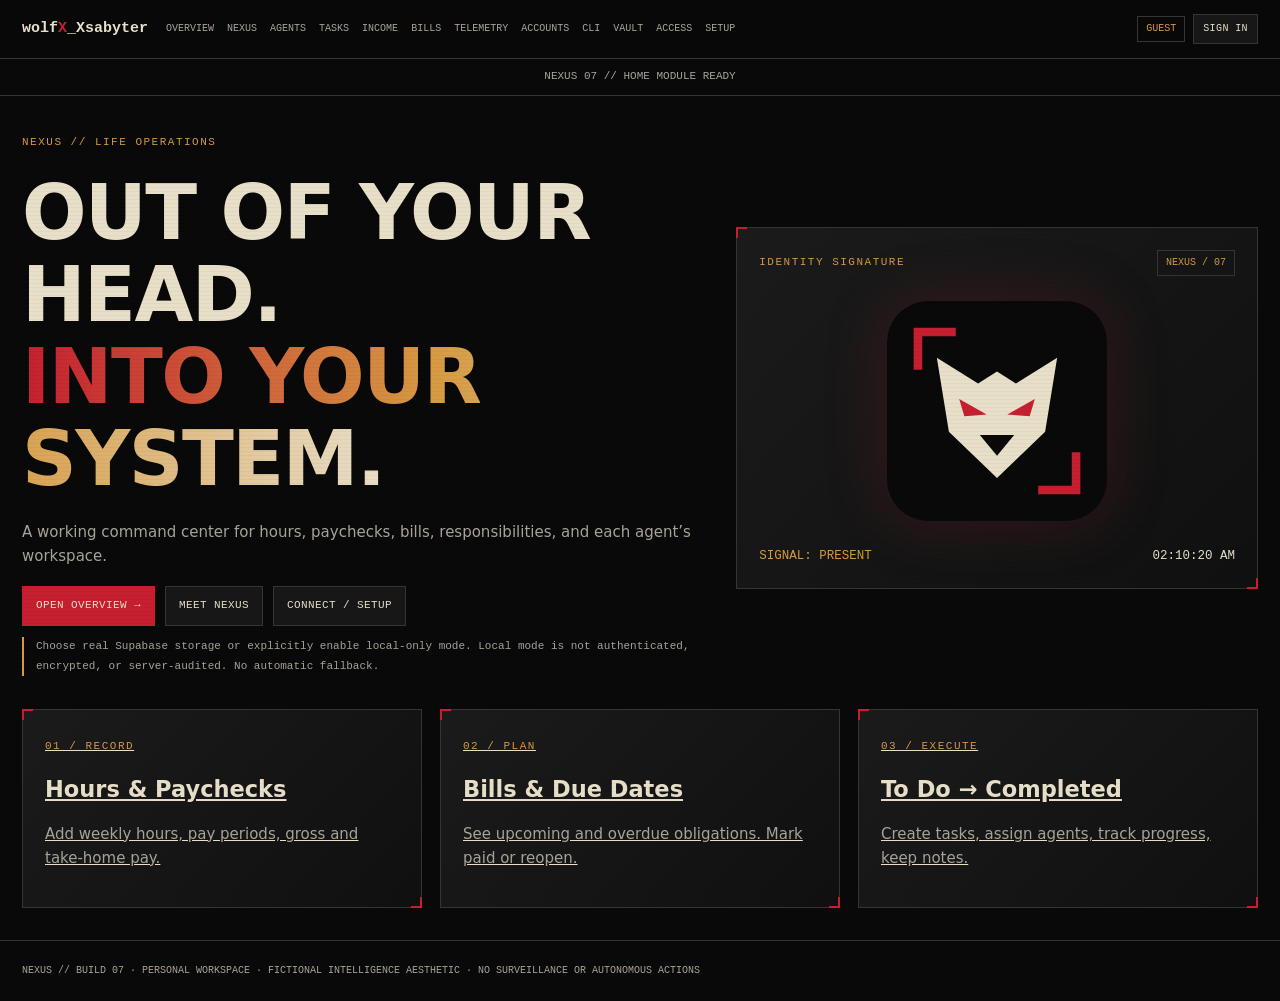
<file: index.html>
<!doctype html>
<html lang="en">
<head>
  <meta charset="utf-8">
  <meta name="viewport" content="width=device-width,initial-scale=1">
  <meta name="theme-color" content="#090909">
  <title>NEXUS // LIFE OPERATIONS</title>
  <meta name="description" content="NEXUS personal workspace: tasks, bills, income, hours and domain agents.">
  <style>
    :root{--bg:#090909;--p:#141414;--line:#39342f;--bone:#e8dfc9;--muted:#aaa398;--red:#c51f30;--amber:#d69a42;--green:#8eb79c}*{box-sizing:border-box}[hidden]{display:none!important}html{color-scheme:dark}body{margin:0;background:var(--bg);color:var(--bone);font:15px/1.6 system-ui,sans-serif}body:before{content:'';position:fixed;inset:0;pointer-events:none;z-index:20;background:repeating-linear-gradient(transparent 0 3px,#0002 3px 4px);opacity:.25}a{color:inherit}button,input,select,textarea{font:inherit}button,a{touch-action:manipulation}button{cursor:pointer}button:disabled{opacity:.5;cursor:wait}button:focus-visible,a:focus-visible,input:focus-visible,select:focus-visible,textarea:focus-visible,[tabindex]:focus-visible{outline:2px solid var(--amber);outline-offset:3px}.mono,nav,button,.button,.eyebrow,.tag,label,small,footer{font-family:ui-monospace,Consolas,monospace}header{position:sticky;top:0;z-index:30;background:#090909f5;border-bottom:1px solid var(--line)}.top{max-width:1400px;margin:auto;padding:14px 22px;display:flex;align-items:center;gap:18px;flex-wrap:wrap}.brand{text-decoration:none;font-weight:800}.red{color:var(--red)}.amber{color:var(--amber)}nav{display:flex;gap:13px;flex-wrap:wrap;font-size:10px}nav a{text-decoration:none;color:var(--muted)}nav a[aria-current=page],nav a:hover{color:var(--amber)}.session{margin-left:auto;display:flex;gap:8px;align-items:center;flex-wrap:wrap}.tag{font-size:10px;border:1px solid var(--line);padding:4px 8px;color:var(--amber);display:inline-block}.bar{font:11px/1.8 monospace;border-bottom:1px solid var(--line);padding:8px 22px;text-align:center;color:var(--muted)}.bar.local{color:var(--amber);background:#d69a420a}main{max-width:1400px;margin:auto;padding:32px 22px;min-height:75vh}.panel{background:linear-gradient(135deg,#1b1b1b,#101010);border:1px solid var(--line);padding:22px;position:relative}.panel:before,.panel:after{content:'';position:absolute;width:9px;height:9px;pointer-events:none}.panel:before{left:-1px;top:-1px;border-left:2px solid var(--red);border-top:2px solid var(--red)}.panel:after{right:-1px;bottom:-1px;border-right:2px solid var(--red);border-bottom:2px solid var(--red)}.row{display:flex;justify-content:space-between;align-items:center;gap:12px;flex-wrap:wrap}.eyebrow{font-size:11px;letter-spacing:1.5px;color:var(--amber)}h1{font-size:clamp(30px,4vw,54px);line-height:1.08;letter-spacing:-1.5px;margin:20px 0}h2{line-height:1.25}p{color:var(--muted)}.gradient{background:linear-gradient(90deg,var(--red),var(--amber),var(--bone));background-clip:text;-webkit-background-clip:text;color:transparent}.buttons{display:flex;gap:10px;flex-wrap:wrap;margin-top:18px}button,.button{background:#171717;border:1px solid var(--line);color:var(--bone);padding:10px 13px;font-size:11px;text-decoration:none;display:inline-block;letter-spacing:.4px}button:hover,.button:hover{border-color:var(--amber)}.primary{background:var(--red);border-color:var(--red)}.small{padding:6px 9px;font-size:10px}.danger{color:#ff8d99}.grid{display:grid;grid-template-columns:repeat(3,minmax(0,1fr));gap:18px;margin-top:22px}.stats{display:grid;grid-template-columns:repeat(4,minmax(0,1fr));gap:16px;margin:22px 0}.number{font:32px monospace;color:var(--amber);margin-top:12px}.notice{font:11px/1.8 monospace;border-left:2px solid var(--amber);padding-left:12px;color:var(--muted)}.hero{display:grid;grid-template-columns:minmax(280px,450px) 1fr;gap:36px;align-items:center}.landing{display:grid;grid-template-columns:1.3fr 1fr;gap:36px;align-items:center;min-height:56vh}.landing h1{font-size:clamp(40px,6vw,76px)}.sigil{width:220px;max-width:80%;display:block;margin:25px auto;filter:drop-shadow(0 0 30px #c51f3033)}.viewer-shell{perspective:1200px}.viewer{aspect-ratio:1;position:relative;background:radial-gradient(ellipse,#c51f3018,transparent 70%),#080808;border:1px solid var(--line);overflow:hidden;margin-top:12px;touch-action:pan-y;cursor:crosshair;user-select:none;transition:transform .12s}.frame{position:absolute;inset:3%;width:94%;height:94%;object-fit:contain;visibility:hidden;pointer-events:none}.frame.active{visibility:visible}.hud{position:absolute;z-index:2;font:10px/1.7 monospace;pointer-events:none;background:#090909bd;padding:4px 7px}.tr{top:8px;right:8px;color:var(--red)}.bottom{bottom:12px;left:10px;right:10px;color:var(--amber)}.loader{position:absolute;inset:0;z-index:3;background:#090909e8;display:grid;place-content:center;padding:20px;text-align:center;color:var(--amber);font:11px/1.8 monospace}.track{height:3px;background:#333;margin-top:12px}.track div{height:100%;background:var(--amber);width:0}.hint{font:10px monospace;display:flex;justify-content:space-between;gap:8px;margin-top:12px;flex-wrap:wrap;color:var(--muted)}.classified{display:none}.revealed .classified{display:block}.stamp{font:bold 12px monospace;letter-spacing:3px;color:var(--red);border:2px solid var(--red);display:inline-block;padding:4px 9px;transform:rotate(-3deg)}.gap{margin-top:24px}.detail{max-width:950px}.two{display:grid;grid-template-columns:1fr 1fr;gap:20px}.field{display:flex;flex-direction:column;gap:6px;margin:14px 0}.field label{font-size:11px;color:var(--amber)}input,select,textarea{width:100%;padding:11px;border:1px solid var(--line);background:#090909;color:var(--bone)}textarea{min-height:110px;resize:vertical}.error{color:#ff8d99;font:12px/1.7 monospace}.toolbar{display:flex;gap:10px;align-items:end;flex-wrap:wrap;margin:22px 0}.toolbar .field{margin:0;flex:1;min-width:140px}.card{display:flex;flex-direction:column;min-height:260px}.card p{flex:1}.entry{display:flex;justify-content:space-between;gap:12px;align-items:center;width:100%;margin-top:15px}.entry:before{content:'◯ ━ ●';color:var(--red)}.agent-meta{border-top:1px solid var(--line);padding-top:13px;font:11px/1.8 monospace;color:var(--amber)}.empty{padding:22px;border:1px dashed var(--line);color:var(--muted);margin-top:18px}.record{white-space:pre-wrap;overflow-wrap:anywhere;color:var(--bone)}.item{border-bottom:1px solid var(--line);padding:16px 0}.item:last-child{border-bottom:0}.item h3{margin:4px 0}.done h3{text-decoration:line-through;color:var(--muted)}table{width:100%;border-collapse:collapse;font:12px/1.8 monospace}th,td{padding:12px;text-align:left;border-bottom:1px solid var(--line);vertical-align:top}.tablewrap{overflow:auto}.terminal{background:#070807;border:1px solid var(--line);margin-top:24px}#terminalOutput{height:350px;overflow:auto;padding:18px;font:13px/1.8 monospace;white-space:pre-wrap;overflow-wrap:anywhere}.command{color:var(--amber)}.command-form{display:flex;align-items:center;gap:10px;padding:14px;border-top:1px solid var(--line)}.command-form label{font-size:11px;color:var(--red)}.command-form input{flex:1;min-width:0;font:13px monospace}.eventlog{max-height:300px;overflow:auto;white-space:pre-wrap;font:12px monospace;color:var(--muted)}.toast{position:fixed;bottom:22px;right:22px;z-index:100;max-width:calc(100% - 44px);padding:13px 18px;background:#161616;border:1px solid var(--amber);font:12px monospace}.toast:empty{display:none}dialog{color:var(--bone);background:#111;border:1px solid var(--amber);width:min(760px,calc(100% - 30px));max-height:90vh;padding:24px}dialog::backdrop{background:#000b}dialog h2{margin-top:0}.modal-footer{display:flex;justify-content:flex-end;gap:10px;margin-top:20px}.flash{animation:glitch .3s steps(2)}.agent-transition{animation:glitch .4s steps(3)}@keyframes glitch{20%{transform:translate(-3px,2px);filter:hue-rotate(70deg)}60%{transform:translate(3px,-2px);filter:hue-rotate(-70deg)}}footer{max-width:1400px;margin:auto;padding:22px;border-top:1px solid var(--line);font-size:10px;color:var(--muted)}.sql{height:330px;font:11px/1.5 monospace}.checkrow{display:flex;gap:10px;align-items:start}.checkrow input{width:auto}.pill-done{color:var(--green)}.chart-wrap{margin-top:18px;padding:16px;background:#0d0d0d;border:1px solid var(--line)}.chart-bar-row{display:flex;align-items:center;gap:12px;margin:12px 0}.chart-label{width:160px;font:11px monospace;color:var(--muted)}.chart-track{flex:1;height:22px;background:#171717;border:1px solid var(--line);position:relative;overflow:hidden}.chart-fill{height:100%;transition:width .4s ease-out}.fill-green{background:var(--green)}.fill-red{background:var(--red)}.fill-amber{background:var(--amber)}.chart-val{width:90px;text-align:right;font:12px monospace;color:var(--bone)}.calc-box{background:#181818;border:1px solid var(--amber);padding:14px;margin:14px 0;font:12px monospace}@media(max-width:950px){.hero,.landing,.two{grid-template-columns:1fr}.viewer-shell{max-width:450px;width:100%;margin:auto}.grid{grid-template-columns:1fr}.stats{grid-template-columns:1fr 1fr}.session{margin-left:0}}@media(max-width:480px){.stats{grid-template-columns:1fr}.top,main{padding-left:15px;padding-right:15px}.chart-bar-row{flex-direction:column;align-items:stretch;gap:4px}.chart-label,.chart-val{width:auto;text-align:left}}@media(prefers-reduced-motion:reduce){*,*:before,*:after{animation:none!important;transition:none!important}.viewer{transform:none!important}}</style>
</head>
<body>
<noscript><p>JavaScript is required. No data is submitted with JavaScript disabled.</p></noscript>
<header><div class="top"><a class="brand mono" href="#/">wolf<span class="red">X</span>_Xsabyter</a><nav aria-label="Main navigation"><a href="#/dashboard" data-nav="dashboard">OVERVIEW</a><a href="#/nexus" data-nav="nexus">NEXUS</a><a href="#/personas" data-nav="personas">AGENTS</a><a href="#/tasks" data-nav="tasks">TASKS</a><a href="#/income" data-nav="income">INCOME</a><a href="#/bills" data-nav="bills">BILLS</a><a href="#/telemetry" data-nav="telemetry">TELEMETRY</a><a href="#/accounts" data-nav="accounts">ACCOUNTS</a><a href="#/terminal" data-nav="terminal">CLI</a><a href="#/vault" data-nav="vault">VAULT</a><a href="#/access" data-nav="access">ACCESS</a><a href="#/settings" data-nav="settings">SETUP</a></nav><div class="session"><span class="tag" id="badge">GUEST</span><a class="button small" href="#/login" id="loginLink">SIGN IN</a><button id="logout" class="small" hidden>LOG OUT</button></div></div></header><div class="bar" id="bar" aria-live="polite">NEXUS 07 / PUBLIC NAVIGATION READY</div><main id="main">
<section class="page" data-page="home"><div class="landing"><div><span class="eyebrow">NEXUS // LIFE OPERATIONS</span><h1>OUT OF YOUR HEAD.<br><span class="gradient">INTO YOUR SYSTEM.</span></h1><p>A working command center for hours, paychecks, bills, responsibilities, and each agent’s workspace.</p><div class="buttons"><a class="button primary" href="#/dashboard">OPEN OVERVIEW →</a><a class="button" href="#/nexus">MEET NEXUS</a><a class="button" href="#/settings">CONNECT / SETUP</a></div><p class="notice">Choose real Supabase storage or explicitly enable local-only mode. Local mode is not authenticated, encrypted, or server-audited. No automatic fallback.</p></div><div class="panel"><div class="row"><span class="eyebrow">IDENTITY SIGNATURE</span><span class="tag">NEXUS / 07</span></div><svg class="sigil" viewBox="0 0 128 128" role="img" aria-label="Wolf emblem"><rect width="128" height="128" rx="24" fill="#090909"/><path d="M18 40V18h22m48 92h22V88" fill="none" stroke="#c51f30" stroke-width="5"/><path d="M29 33l24 15 11-7 11 7 24-15-7 43-28 27-28-27z" fill="#e8dfc9"/><path d="M42 57l16 9-13 1zm44 0l-16 9 13 1z" fill="#c51f30"/><path d="M54 78h20L64 90z" fill="#090909"/></svg><div class="row"><small class="amber">SIGNAL: PRESENT</small><small id="clock"></small></div></div></div><div class="grid"><a class="panel" href="#/income"><span class="eyebrow">01 / RECORD</span><h2>Hours & Paychecks</h2><p>Add weekly hours, pay periods, gross and take-home pay.</p></a><a class="panel" href="#/bills"><span class="eyebrow">02 / PLAN</span><h2>Bills & Due Dates</h2><p>See upcoming and overdue obligations. Mark paid or reopen.</p></a><a class="panel" href="#/tasks"><span class="eyebrow">03 / EXECUTE</span><h2>To Do → Completed</h2><p>Create tasks, assign agents, track progress, keep notes.</p></a></div></section>
<section class="page" data-page="dashboard" hidden><div class="row"><div><span class="eyebrow">NEXUS // COORDINATED OVERVIEW</span><h1>YOUR <span class="gradient">OPERATIONS.</span></h1></div><button id="refreshData">REFRESH DATA</button></div><p id="syncInfo" class="notice"></p><div class="toolbar"><div class="field"><label for="weekDate">WEEK CONTAINING</label><input id="weekDate" type="date"></div><div class="buttons"><button data-new="income" class="primary">+ HOURS / PAYCHECK</button><button data-new="bill">+ BILL</button><button data-new="task">+ TASK</button></div></div><div id="dashboardStats" class="stats"></div><div class="panel gap"><span class="eyebrow">FINANCIAL TELEMETRY // CASH FLOW</span><h2>Bank Account Liquidity Visual</h2><p class="notice">Calculated from actual take-home pay received vs. cleared obligations & upcoming bills.</p><div id="cashFlowChart" class="chart-wrap"></div></div><div class="two gap"><div class="panel"><h2>Next obligations</h2><div id="nextBills"></div></div><div class="panel"><h2>Priority queue</h2><div id="priorityTasks"></div></div></div><div class="panel gap"><span class="eyebrow">NEXUS // DETERMINISTIC BRIEFING</span><h2 id="briefTitle">Your next move</h2><p id="briefText"></p><p class="notice">Calculated from your records, not an autonomous AI response. Cloud totals include only records your current permissions allow.</p></div><div class="grid" id="overviewAgents"></div></section>
<section class="page" data-page="tasks" hidden><div class="row"><div><span class="eyebrow">CROSS-DOMAIN EXECUTION</span><h1>TO DO.<br><span class="gradient">GET IT DONE.</span></h1></div><div class="buttons"><button data-new="task" class="primary">+ TASK</button><button data-new="note">+ NOTE</button></div></div><div class="toolbar"><div class="field"><label for="taskStatus">STATUS</label><select id="taskStatus"><option value="active">To Do + In Progress</option><option value="todo">To Do</option><option value="progress">In Progress</option><option value="done">Completed</option><option value="all">All</option></select></div><div class="field"><label for="taskAgent">AGENT</label><select id="taskAgent"></select></div><div class="field"><label for="taskSearch">SEARCH</label><input id="taskSearch" type="search" placeholder="Task or note title"></div></div><div class="panel" id="taskList"></div></section>
<section class="page" data-page="bills" hidden><div class="row"><div><span class="eyebrow">LEDGER // OBLIGATIONS</span><h1>WHAT’S <span class="gradient">COMING DUE.</span></h1></div><button data-new="bill" class="primary">+ ADD BILL</button></div><div class="toolbar"><div class="field"><label for="billStatus">SHOW</label><select id="billStatus"><option value="unpaid">Unpaid</option><option value="upcoming">Due within 30 days, including overdue</option><option value="overdue">Overdue</option><option value="paid">Paid / Completed</option><option value="all">All bills</option></select></div></div><div class="stats" id="billStats"></div><div class="panel" id="billList"></div><p class="notice">No payments are sent. Monthly bills do not auto-charge or silently duplicate: use “Create next month” on a paid bill.</p></section>
<section class="page" data-page="income" hidden><div class="row"><div><span class="eyebrow">WOLF // HOURS & PAYCHECKS</span><h1>TRACK YOUR <span class="gradient">WORK & PAY.</span></h1></div><button data-new="income" class="primary">+ HOURS / PAYCHECK</button></div><p class="notice">Record pay period earnings with auto-calculated NYC taxes and benefits deductions.</p><div class="stats" id="incomeStats"></div><div class="panel" id="incomeList"></div></section>
<section class="page" data-page="accounts" hidden><div class="row"><div><span class="eyebrow">FINANCIAL ARCHITECTURE // INSTITUTIONS</span><h1>BANKING & <span class="gradient">ACCOUNTS SETUP.</span></h1></div><button id="addAccountBtn" class="primary">+ ADD ACCOUNT</button></div><p class="notice">Track balances, account tiers, and loan liabilities across M&T Bank, Webull, Topstep, GEICO, and other institutions.</p><div id="accountStats" class="stats"></div><div class="panel gap"><h2>Institutional Accounts Breakdown</h2><div class="tablewrap"><table id="accountsTable"><thead><tr><th>INSTITUTION</th><th>ACCOUNT NAME / TYPE</th><th>PURPOSE / STRATEGY</th><th>BALANCE / LIABILITY</th><th>STATUS</th><th>ACTIONS</th></tr></thead><tbody id="accountsTableBody"></tbody></table></div></div></section>
<section class="page" data-page="personas" hidden><span class="eyebrow">NEXUS // DOMAIN AGENT REGISTRY</span><h1>ONE SIGNAL.<br><span class="gradient">REAL WORKSPACES.</span></h1><p>Each agent has its own tasks and notes. WOLF holds income records; LEDGER holds bills. These are organizational workspaces, not autonomous agents.</p><div class="grid" id="agentCards"></div></section>
<section class="page" data-page="workspace" hidden><a class="button" href="#/personas">← REGISTRY</a><div id="workspaceContent" class="gap"></div></section>
<section class="page" data-page="nexus" hidden><div class="hero"><div class="viewer-shell"><div class="panel"><div class="row"><span class="eyebrow">NEXUS // FRAME ARCHIVE</span><span class="tag">CURSOR FOLLOW</span></div><div id="viewer" class="viewer" tabindex="0" role="slider" aria-label="Wolf frame sequence" aria-valuemin="1" aria-valuemax="130" aria-valuenow="1" aria-disabled="true" aria-describedby="viewerHint"><div class="hud tr" id="frameCount">FRAME --- / 130</div><div class="hud bottom"><div id="viewLabel">ARCHIVE PENDING</div><div id="frameStatus"></div></div><div class="loader" id="loader">LOADING WOLF ARCHIVE…</div></div><div class="track"><div id="loadbar"></div></div><div class="hint"><span id="viewerHint">MOVE CURSOR ↔ · NO CLICK REQUIRED</span><span id="loadCount">0 / 130</span></div><button id="retryFrames" hidden>RETRY FAILED FRAMES</button></div></div><div><span class="tag">MAIN AGENT // COORDINATOR</span><h1>NEXUS.<br><span class="gradient">THE CENTRAL SIGNAL.</span></h1><p>Update the system with the facts of your week. Domain agents keep those facts organized; the overview connects them.</p><div class="panel"><div class="row"><span class="eyebrow">ACTIVE NARRATIVE</span><span class="tag" id="stateText">DISGUISED</span></div><div class="track"><div id="stateBar" style="width:33%"></div></div><div class="classified gap"><span class="stamp">DECLASSIFIED</span><h2>Identity becomes operation.</h2><p>Record the work. Face the obligations. Make the next move deliberate.</p></div></div><div class="buttons"><a class="button primary" href="#/dashboard">OPEN OVERVIEW</a><button id="revealButton" aria-pressed="false">BREACH COVER</button><button id="glitchButton">PULSE GLITCH</button><a class="button" href="#/terminal">INITIATE CLI →</a></div><p class="notice">Reveal is narrative only. It never changes clearance. The avatar is a supplied frame sequence, not a verified seamless 360° mesh.</p></div></div></section>
<section class="page" data-page="login" hidden><div class="two"><div><span class="eyebrow">REAL ACCOUNT ACCESS</span><h1>IDENTIFY.<br><span class="gradient">THEN OPERATE.</span></h1><p>Use your existing Supabase account. Cloud clearance comes from nexus_profiles.</p><p class="notice">No signup or password-reset workflow is included. Keep the disposable test account limited to mock data.</p><a class="button" href="#/settings">CONNECTION / DATABASE SETUP</a></div><div class="panel"><form id="loginForm"><div class="field"><label for="email">EMAIL</label><input id="email" type="email" autocomplete="username" required></div><div class="field"><label for="password">PASSWORD</label><input id="password" type="password" autocomplete="current-password" required></div><p class="error" id="loginError" role="alert"></p><button type="submit" class="primary" id="signIn">SIGN IN</button><button type="button" id="retryAuth">RETRY CONNECTION</button></form></div></div></section>
<section class="page" data-page="gate" hidden><div class="panel detail"><span class="eyebrow">WORKSPACE ACCESS</span><h1>ESTABLISH A <span class="gradient">SESSION.</span></h1><p id="gateMessage"></p><div class="buttons"><a class="button primary" href="#/login">REAL SIGN IN</a><a class="button" href="#/settings">SETUP / EXPLICIT LOCAL MODE</a></div></div></section>
<section class="page" data-page="terminal" hidden><span class="eyebrow">LOCAL INTERFACE COMMANDS</span><h1>COMMAND THE <span class="gradient">INTERFACE.</span></h1><p class="notice">Integrated Gemini AI Assistant. Enter any query or type standard command shortcuts.</p><div class="terminal"><div id="terminalOutput" role="log" aria-live="polite"></div><form class="command-form" id="commandForm"><label for="commandInput">wolf@nexus:~$</label><input id="commandInput" aria-label="Command" autocomplete="off" autocapitalize="off" spellcheck="false"><button>RUN</button></form></div></section>
<section class="page" data-page="telemetry" hidden><div class="row"><div><span class="eyebrow">FINANCIAL TELEMETRY // CASH FLOW LEDGER</span><h1>LIQUIDITY & <span class="gradient">CASH FLOW.</span></h1></div><button id="refreshTelemetryData">REFRESH TELEMETRY</button></div><p class="notice">Comprehensive cash flow analytics comparing total received take-home pay, paid expenses, surplus liquidity, and pending liabilities.</p><div id="telemetryStats" class="stats"></div><div class="panel gap"><span class="eyebrow">CASH FLOW LIQUIDITY VISUALIZATION</span><h2>Account Standing & Breakdown</h2><div id="telemetryCashFlowChart" class="chart-wrap"></div></div><div class="panel gap"><h2>Detailed Cash Flow Ledger</h2><div class="tablewrap"><table id="telemetryTable"><thead><tr><th>CATEGORY</th><th>DESCRIPTION / PERIOD</th><th>AMOUNT</th><th>STATUS</th></tr></thead><tbody id="telemetryTableBody"></tbody></table></div></div><div hidden id="events"></div></section>
<section class="page" data-page="vault" hidden><span class="eyebrow">EXISTING OPERATOR VAULT</span><h1>THE <span class="gradient">VAULT.</span></h1><p id="vaultStatus"></p><div id="vaultContent" class="grid"></div></section>
<section class="page" data-page="access" hidden><span class="eyebrow">ADMIN // ACCESS MAP & SERVER LOG</span><h1>CONTROL THE <span class="gradient">BOUNDARIES.</span></h1><div class="panel"><h2>My restricted-agent permissions</h2><p>Actual cloud admins can explicitly grant or revoke their own agent permissions here. This never changes the account’s role.</p><div id="grantControls" class="buttons"></div></div><div class="panel gap"><div class="row"><h2>Entry attempts & grant changes</h2><button id="refreshAudit">REFRESH LOG</button></div><p id="auditStatus"></p><div id="auditContent" class="tablewrap"></div></div></section>
<section class="page" data-page="herd" hidden><span class="eyebrow">COLLECTIVE DOCTRINE</span><h1>NO FLOCK.<br><span class="gradient">SHARED FREQUENCY.</span></h1><div class="grid"><div class="panel"><h2>BUILD</h2><p>Turn private ideas into working systems.</p></div><div class="panel"><h2>SIGNAL</h2><p>Choose deliberate expression over constant exposure.</p></div><div class="panel"><h2>OPERATE</h2><p>Collaborate without surrendering independent identity.</p></div></div></section>
<section class="page" data-page="settings" hidden><span class="eyebrow">ONE-FILE APPLICATION // SETUP & DATA</span><h1>MAKE IT <span class="gradient">YOURS.</span></h1><div class="two"><div class="panel"><h2>1 / Cloud connection</h2><p>Your existing adjacent config.js is loaded automatically when available. Or enter the public connection settings here—never a secret/service-role key.</p><form id="configForm"><div class="field"><label for="projectUrl">SUPABASE PROJECT URL</label><input id="projectUrl" type="url" required></div><div class="field"><label for="publicKey">PUBLIC PUBLISHABLE / LEGACY ANON KEY</label><input id="publicKey" autocomplete="off" required></div><button class="primary">SAVE CONNECTION & RELOAD</button></form><p id="configError" class="error"></p><a class="button gap" href="#/login">OPEN LOGIN</a></div><div class="panel"><h2>2 / Optional local-only workspace</h2><p>Try all record forms immediately, without a database. Local mode is explicitly separate from your real account and cloud records.</p><p class="notice">Stored in this browser for this origin, unencrypted. Anyone using this browser profile can inspect it. No real clearance enforcement or durable server log. Clearing site data can erase it. Do not use a shared PC or enter sensitive records.</p><label class="checkrow"><input type="checkbox" id="localConsent"><span>I understand local storage is not protected cloud storage.</span></label><div class="buttons"><button id="enableLocal">ENABLE LOCAL MODE</button><button id="disableLocal">RETURN TO CLOUD MODE</button></div><p id="modeInfo" class="mono"></p></div></div><div class="panel gap"><h2>3 / Gemini API Setup</h2><p>Set your Google AI Studio API key to enable direct AI integration in the CLI terminal page.</p><div class="field"><label for="geminiKeyInput">GEMINI API KEY (NEXUS-Mobile-CLI)</label><input id="geminiKeyInput" type="password" placeholder="AIzaSy..."></div><button id="saveGeminiKey" class="primary">SAVE GEMINI API KEY</button></div><div class="panel gap"><h2>4 / Cloud database setup — included in this file</h2><p>Cloud forms require the NEW nexus7 tables below. Previous domain-dossier migrations do not create these workspaces. Inspect your schema first, back up your working source and schema, then copy this SQL into Supabase SQL Editor and run once. It does not replace your existing profiles, roles or Vault policies.</p><div class="buttons"><button id="showSQL">SHOW / HIDE SQL</button><button id="copySQL">COPY SETUP SQL</button></div><div id="sqlWrap" hidden><div class="field"><label for="setupSQL">REVIEW BEFORE EXECUTING — RUN ONCE</label><textarea id="setupSQL" class="sql" readonly></textarea></div></div><p class="notice">Keep nexus7_private out of exposed API schemas. Cloud admins must explicitly grant WOLF/LEDGER/VITAL under ACCESS. No passwords or private keys belong here. For other users, resolve their current auth.users ID before assigning grants through trusted SQL administration.</p></div><div class="panel gap"><h2>5 / Backup & import</h2><p>Export contains your accessible records as unencrypted JSON, not passwords, credentials, other users’ data, or a full database backup. Keep the file private. Import creates new records and checks access; it does not overwrite records with matching IDs.</p><div class="buttons"><button id="exportData">EXPORT ACCESSIBLE RECORDS</button><button id="sampleData">ADD SAMPLE RECORDS</button></div><div class="field"><label for="importFile">IMPORT JSON BACKUP (REVIEW BEFORE CONFIRMING)</label><input id="importFile" type="file" accept="application/json,.json"></div><p id="backupInfo"></p></div><div class="panel gap"><h2>What this application does—and does not do</h2><p>Working record creation, editing, deletion, status tracking, agent assignment, bills, pay periods, hours, summaries, export/import, real-login integration and database policies are included. Dates use your browser’s local calendar; amounts use USD display. Upcoming totals are arithmetic summaries, not financial advice.</p><p>No bank connection, actual payments, automatic email reminders, payroll verification, autonomous AI runtime, external task execution, MFA onboarding or password reset. Agent “work” means organizing your entered records. Clearances protect cloud data, not static UI text.</p><p>Server entry logs cover requests to the supplied entry function, not every REST query or infrastructure event. Requests that never reach the server cannot be guaranteed logged. Rate limiting, log retention, dependency hardening, production security review, and live negative access tests remain required before sensitive/public use. Already viewed data cannot be remotely un-seen after grant revocation.</p><p id="validationNote" class="notice"></p></div></section>
</main><footer>NEXUS // BUILD 07 · PERSONAL WORKSPACE · FICTIONAL INTELLIGENCE AESTHETIC · NO SURVEILLANCE OR AUTONOMOUS ACTIONS</footer><div class="toast" id="toast" role="status"></div><dialog id="editor"><form id="recordForm"><div class="row"><h2 id="editTitle">Add record</h2><button type="button" id="closeEditor" aria-label="Close editor">✕</button></div><div id="editFields"></div><p id="editError" class="error" role="alert"></p><div class="modal-footer"><button type="button" id="cancelEditor">CANCEL</button><button type="submit" id="saveRecord" class="primary">SAVE RECORD</button></div></form></dialog>

<script>
  (function () {
    'use strict';

    // --- STATE & ROUTER ---
    const routes = ['home', 'dashboard', 'tasks', 'bills', 'income', 'accounts', 'personas', 'workspace', 'nexus', 'login', 'gate', 'terminal', 'telemetry', 'vault', 'access', 'settings', 'herd'];
    
    function handleRoute() {
      const hash = window.location.hash.replace(/^#\/?/, '') || 'home';
      const pageName = routes.includes(hash) ? hash : 'home';

      document.querySelectorAll('main .page').forEach(page => {
        page.hidden = page.dataset.page !== pageName;
      });

      document.querySelectorAll('nav a').forEach(a => {
        if (a.getAttribute('data-nav') === pageName) {
          a.setAttribute('aria-current', 'page');
        } else {
          a.removeAttribute('aria-current');
        }
      });

      const bar = document.getElementById('bar');
      if (bar) bar.textContent = `NEXUS 07 // ${pageName.toUpperCase()} MODULE READY`;
    }

    window.addEventListener('hashchange', handleRoute);
    window.addEventListener('DOMContentLoaded', handleRoute);

    // --- REAL-TIME CLOCK ---
    function updateClock() {
      const clock = document.getElementById('clock');
      if (clock) {
        const now = new Date();
        clock.textContent = now.toLocaleTimeString([], { hour: '2-digit', minute: '2-digit', second: '2-digit' });
      }
    }
    setInterval(updateClock, 1000);
    updateClock();

    // --- DISGUISE / REVEAL COVER BUTTONS ---
    const revealButton = document.getElementById('revealButton');
    if (revealButton) {
      revealButton.addEventListener('click', function () {
        const mainPanel = this.closest('.panel') || document.body;
        mainPanel.classList.toggle('revealed');
        const isRevealed = mainPanel.classList.contains('revealed');
        this.setAttribute('aria-pressed', isRevealed);
        this.textContent = isRevealed ? 'RECOVER DISGUISE' : 'BREACH COVER';
      });
    }

    // --- MODAL / EDITOR CONTROLLER ---
    const dialog = document.getElementById('editor');
    const closeEditor = document.getElementById('closeEditor');
    const cancelEditor = document.getElementById('cancelEditor');

    function openModal(title) {
      if (!dialog) return;
      const editTitle = document.getElementById('editTitle');
      if (editTitle) editTitle.textContent = title;
      dialog.showModal();
    }

    function closeModal() {
      if (dialog) dialog.close();
    }

    if (closeEditor) closeEditor.addEventListener('click', closeModal);
    if (cancelEditor) cancelEditor.addEventListener('click', closeModal);

    document.addEventListener('click', function (e) {
      const btn = e.target.closest('[data-new]');
      if (btn) {
        e.preventDefault();
        const type = btn.getAttribute('data-new');
        openModal(`NEW ${type.toUpperCase()} ENTRY`);
      }
    });

    // --- CLI TERMINAL CONTROLLER ---
    const commandForm = document.getElementById('commandForm');
    const commandInput = document.getElementById('commandInput');
    const terminalOutput = document.getElementById('terminalOutput');

    if (commandForm) {
      commandForm.addEventListener('submit', function (e) {
        e.preventDefault();
        const cmd = commandInput.value.trim();
        if (!cmd) return;

        const userLine = document.createElement('div');
        userLine.className = 'command';
        userLine.textContent = `wolf@nexus:~$ ${cmd}`;
        terminalOutput.appendChild(userLine);

        const resLine = document.createElement('div');
        if (cmd.toLowerCase() === 'help') {
          resLine.textContent = 'AVAILABLE COMMANDS: help, status, clear, sync, agents';
        } else if (cmd.toLowerCase() === 'status') {
          resLine.textContent = 'SYSTEM: All domain channels operational. Local workspace active.';
        } else if (cmd.toLowerCase() === 'clear') {
          terminalOutput.innerHTML = '';
          commandInput.value = '';
          return;
        } else {
          resLine.textContent = `NEXUS CLI: Executing command '${cmd}'... (Signal ok)`;
        }

        terminalOutput.appendChild(resLine);
        commandInput.value = '';
        terminalOutput.scrollTop = terminalOutput.scrollHeight;
      });
    }
  })();
</script>
</body>
</html>
</file>
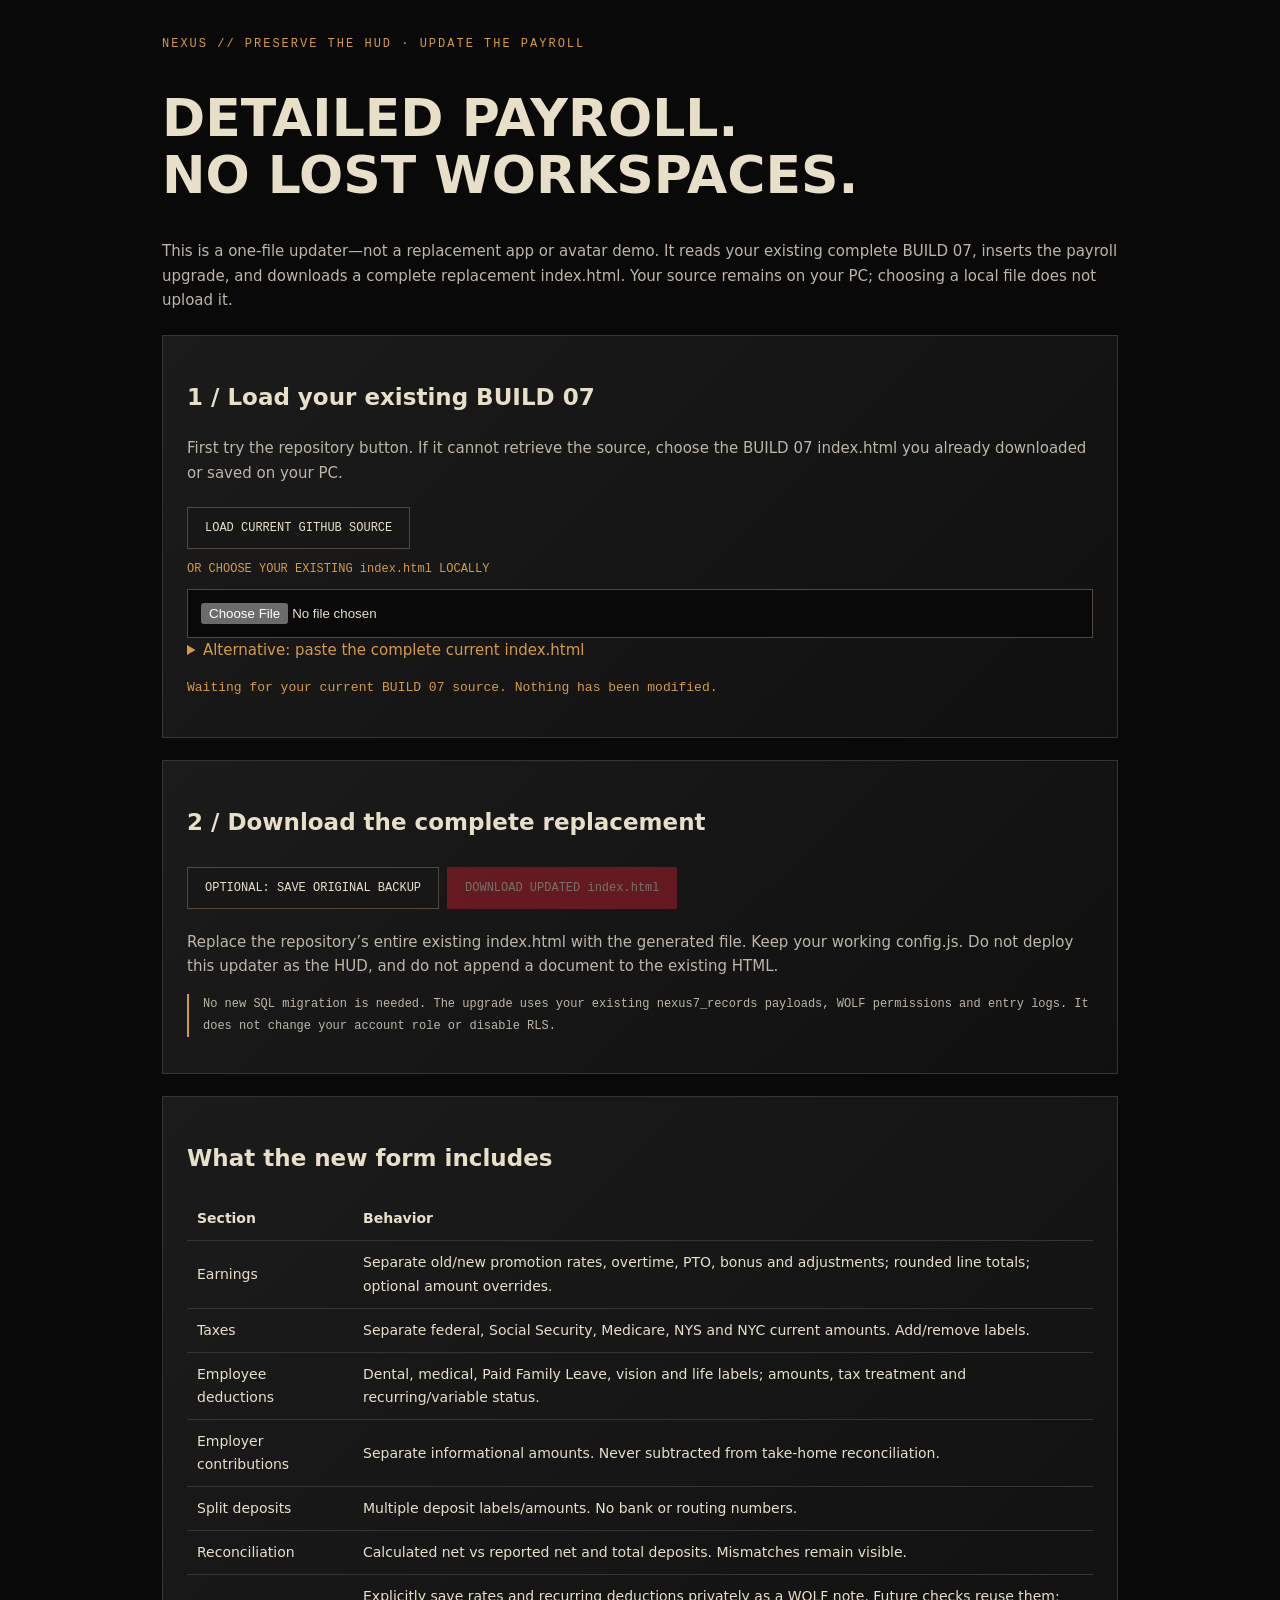
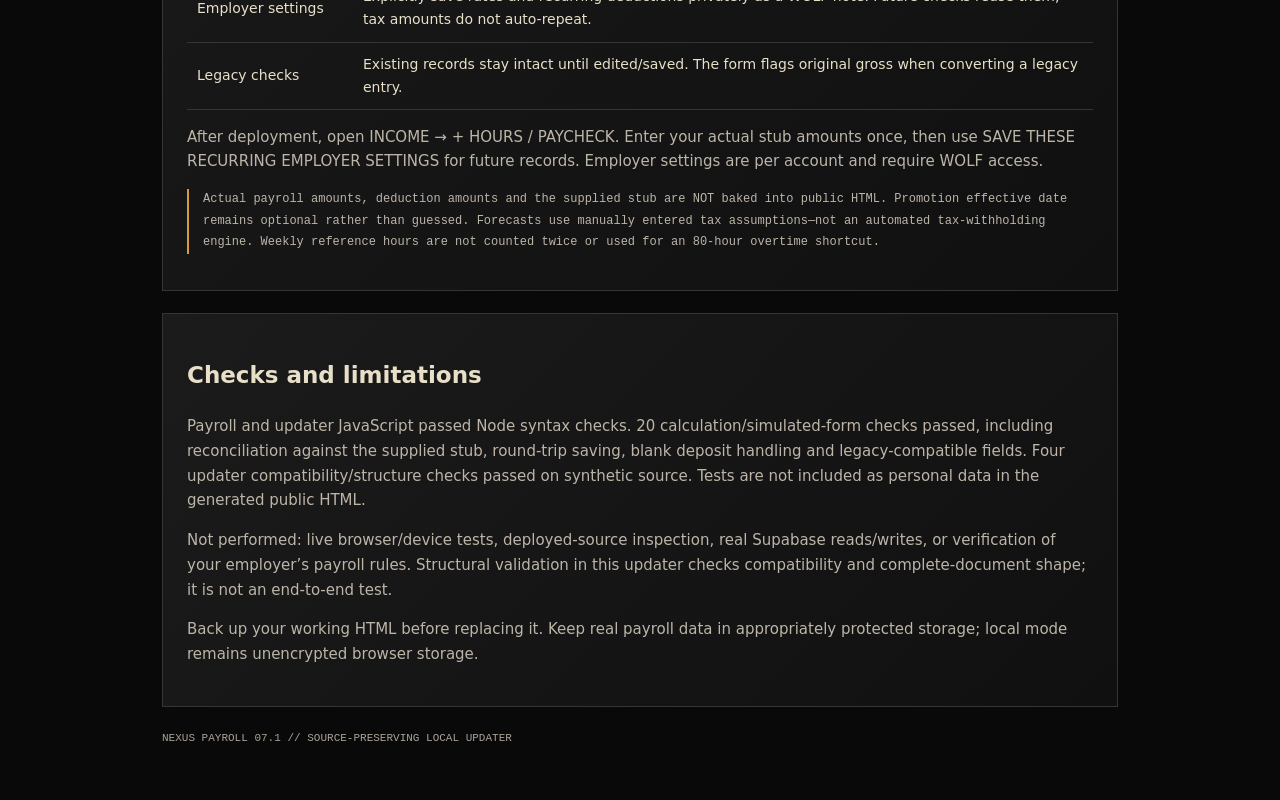
<file: NEXUS-payroll-update.html>
<!doctype html><html lang="en"><head><meta charset="utf-8"><meta name="viewport" content="width=device-width,initial-scale=1"><meta name="theme-color" content="#090909"><title>NEXUS // PAYROLL UPDATE 07.1</title><style>
:root{color-scheme:dark;--bone:#e8dfc9;--amber:#d69a42;--red:#c51f30}*{box-sizing:border-box}body{margin:0;background:#090909;color:var(--bone);font:15px/1.65 system-ui,sans-serif}main{max-width:1000px;margin:auto;padding:30px 22px}h1{font-size:clamp(30px,5vw,52px);line-height:1.1}h2{font-size:23px}.eyebrow{color:var(--amber);font:12px monospace;letter-spacing:2px}.panel{border:1px solid #39342f;background:linear-gradient(135deg,#1b1b1b,#101010);padding:24px;margin:22px 0}p,li{color:#bdb5a8}button{cursor:pointer;background:#171717;border:1px solid #51473b;color:var(--bone);padding:13px 17px;font:12px monospace;margin:6px 8px 6px 0}button:disabled{opacity:.45;cursor:not-allowed}button:focus-visible,input:focus-visible,textarea:focus-visible{outline:2px solid var(--amber);outline-offset:3px}.primary{background:var(--red);border-color:var(--red)}input,textarea{width:100%;padding:13px;background:#090909;color:var(--bone);border:1px solid #51473b;margin-top:10px}textarea{height:170px;font:11px monospace}.status{color:var(--amber);white-space:pre-wrap;font:13px/1.8 monospace}.error{color:#ff98a2;white-space:pre-wrap;font:13px/1.8 monospace}.notice{border-left:2px solid var(--amber);padding-left:14px;font:12px/1.8 monospace}label{font:12px monospace;color:var(--amber)}summary{cursor:pointer;color:var(--amber)}table{width:100%;border-collapse:collapse;font-size:14px}td,th{padding:10px;text-align:left;border-bottom:1px solid #39342f}footer{font:11px monospace;color:#aaa398;margin:25px 0}
</style></head><body><main><span class="eyebrow">NEXUS // PRESERVE THE HUD · UPDATE THE PAYROLL</span><h1>DETAILED PAYROLL.<br>NO LOST WORKSPACES.</h1><p>This is a one-file updater—not a replacement app or avatar demo. It reads your existing complete BUILD 07, inserts the payroll upgrade, and downloads a complete replacement index.html. Your source remains on your PC; choosing a local file does not upload it.</p><div class="panel"><h2>1 / Load your existing BUILD 07</h2><p>First try the repository button. If it cannot retrieve the source, choose the BUILD 07 index.html you already downloaded or saved on your PC.</p><button id="loadRepo">LOAD CURRENT GITHUB SOURCE</button><div><label for="sourceFile">OR CHOOSE YOUR EXISTING index.html LOCALLY</label><input id="sourceFile" type="file" accept=".html,text/html"></div><details><summary>Alternative: paste the complete current index.html</summary><label for="pasteSource">FULL SOURCE — NOT A FRAGMENT</label><textarea id="pasteSource" spellcheck="false"></textarea><button id="usePaste">VALIDATE PASTED SOURCE</button></details><p id="status" class="status" role="status">Waiting for your current BUILD 07 source. Nothing has been modified.</p></div><div class="panel"><h2>2 / Download the complete replacement</h2><button id="backup">OPTIONAL: SAVE ORIGINAL BACKUP</button><button id="download" class="primary" disabled>DOWNLOAD UPDATED index.html</button><p>Replace the repository’s entire existing index.html with the generated file. Keep your working config.js. Do not deploy this updater as the HUD, and do not append a document to the existing HTML.</p><p class="notice">No new SQL migration is needed. The upgrade uses your existing nexus7_records payloads, WOLF permissions and entry logs. It does not change your account role or disable RLS.</p></div><div class="panel"><h2>What the new form includes</h2><table><tr><th>Section</th><th>Behavior</th></tr><tr><td>Earnings</td><td>Separate old/new promotion rates, overtime, PTO, bonus and adjustments; rounded line totals; optional amount overrides.</td></tr><tr><td>Taxes</td><td>Separate federal, Social Security, Medicare, NYS and NYC current amounts. Add/remove labels.</td></tr><tr><td>Employee deductions</td><td>Dental, medical, Paid Family Leave, vision and life labels; amounts, tax treatment and recurring/variable status.</td></tr><tr><td>Employer contributions</td><td>Separate informational amounts. Never subtracted from take-home reconciliation.</td></tr><tr><td>Split deposits</td><td>Multiple deposit labels/amounts. No bank or routing numbers.</td></tr><tr><td>Reconciliation</td><td>Calculated net vs reported net and total deposits. Mismatches remain visible.</td></tr><tr><td>Employer settings</td><td>Explicitly save rates and recurring deductions privately as a WOLF note. Future checks reuse them; tax amounts do not auto-repeat.</td></tr><tr><td>Legacy checks</td><td>Existing records stay intact until edited/saved. The form flags original gross when converting a legacy entry.</td></tr></table><p>After deployment, open INCOME → + HOURS / PAYCHECK. Enter your actual stub amounts once, then use SAVE THESE RECURRING EMPLOYER SETTINGS for future records. Employer settings are per account and require WOLF access.</p><p class="notice">Actual payroll amounts, deduction amounts and the supplied stub are NOT baked into public HTML. Promotion effective date remains optional rather than guessed. Forecasts use manually entered tax assumptions—not an automated tax-withholding engine. Weekly reference hours are not counted twice or used for an 80-hour overtime shortcut.</p></div><div class="panel"><h2>Checks and limitations</h2><p id="checks">Payroll and updater JavaScript passed Node syntax checks. 20 calculation/simulated-form checks passed, including reconciliation against the supplied stub, round-trip saving, blank deposit handling and legacy-compatible fields. Four updater compatibility/structure checks passed on synthetic source. Tests are not included as personal data in the generated public HTML.</p><p>Not performed: live browser/device tests, deployed-source inspection, real Supabase reads/writes, or verification of your employer’s payroll rules. Structural validation in this updater checks compatibility and complete-document shape; it is not an end-to-end test.</p><p>Back up your working HTML before replacing it. Keep real payroll data in appropriately protected storage; local mode remains unencrypted browser storage.</p></div><footer>NEXUS PAYROLL 07.1 // SOURCE-PRESERVING LOCAL UPDATER</footer></main><script>
'use strict';
const PATCH="\n// NEXUS PAYROLL 07.1 \u2014 injected inside original BUILD 07 closure.\n// No personal stub amounts or employer credentials are bundled in public HTML.\nconst payrollTaxLabels=['Federal W/H','Medicare','Social Security','New York State W/H','New York City resident local'];\nconst payrollDeductionLabels=['Dental Low Plan','Medical Base Plan','New York Paid Family Leave','Vision pre-tax','Vol. Life Insurance'];\nlet payrollRows={earnings:[],taxes:[],deductions:[],employer:[],deposits:[]};\nconst basePayrollClean=cleanRecord,basePayrollEditor=openEditor;\nfunction payrollCents(v,label='Amount',blank=0){if(v===''||v===null||v===undefined)return blank;const x=Number(v);if(!Number.isFinite(x)||x<0||x>100000000)throw new Error(label+' must be between zero and 100 million.');return Math.round((x+Number.EPSILON)*100);}\nfunction payrollNumber(v,label='Number'){if(v===''||v===null||v===undefined)return 0;const x=Number(v);if(!Number.isFinite(x)||x<0||x>1000000)throw new Error(label+' is invalid.');return x;}\nfunction payrollAmount(c){return c/100;}\nfunction payrollRound(v){return Math.round((v+Number.EPSILON)*100);}\nfunction payrollCalculate(p,strict=true){\n const earnings=Array.isArray(p.earnings)?p.earnings:[];\n if(strict&&!earnings.length)throw new Error('Add at least one earnings line.');\n if(earnings.length>40)throw new Error('Maximum 40 earnings lines.');\n let regular=0,overtime=0,gross=0;\n const lines=earnings.map((x,i)=>{\n  const label=String(x.label||'').trim().slice(0,120);if(strict&&!label)throw new Error('Name earnings line '+(i+1)+'.');\n  const hours=payrollNumber(x.hours,'Hours'),rate=payrollNumber(x.rate,'Rate'),category=['regular','overtime','pto','bonus','other'].includes(x.category)?x.category:'regular';\n  const auto=payrollRound(hours*rate),manual=x.amount!==''&&x.amount!==null&&x.amount!==undefined;\n  const cents=manual?payrollCents(x.amount,'Earnings amount'):auto;\n  if(category==='regular')regular+=hours;if(category==='overtime')overtime+=hours;\n  gross+=cents;return {label,hours,rate,category,amount:payrollAmount(cents),amount_manual:manual,calculated_amount:payrollAmount(auto)};\n });\n function sumRows(rows,kind){if(!Array.isArray(rows))rows=[];if(rows.length>40)throw new Error('Too many '+kind+' lines.');let total=0;const list=rows.map((x,i)=>{const label=String(x.label||'').trim().slice(0,120);const cents=payrollCents(x.amount,label||kind);if(strict&&!label&&cents)throw new Error('Name each '+kind+' line.');total+=cents;const tax_treatment=['pre_tax','post_tax','unknown'].includes(x.tax_treatment)?x.tax_treatment:'unknown';return {label,amount:kind==='deposit'&&(x.amount===''||x.amount===null||x.amount===undefined)?null:payrollAmount(cents),tax_treatment,recurrence:x.recurrence==='each_paycheck'?'each_paycheck':'variable'};});return {total,list};}\n const taxes=sumRows(p.taxes,'tax'),deductions=sumRows(p.deductions,'deduction'),employer=sumRows(p.employer,'employer contribution'),deposits=sumRows(p.deposits,'deposit');\n const net=gross-taxes.total-deductions.total;\n const enteredNet=payrollCents(p.net_actual,'Reported take-home',null);\n const depositHasAmounts=(p.deposits||[]).some(x=>x.amount!==''&&x.amount!==null&&x.amount!==undefined);\n const remainingNet=enteredNet===null?null:net-enteredNet;\n const remainingDeposits=depositHasAmounts?net-deposits.total:null;\n const warnings=[];\n if(net<0)warnings.push('Employee taxes and deductions exceed gross earnings.');\n if(remainingNet!==null&&remainingNet!==0)warnings.push('Calculated and reported take-home differ by '+money(remainingNet/100)+'.');\n if(remainingDeposits!==null&&remainingDeposits!==0)warnings.push('Calculated take-home and deposit total differ by '+money(remainingDeposits/100)+'.');\n if(lines.some(x=>x.amount_manual&&Math.abs(x.amount-x.calculated_amount)>.009))warnings.push('An earnings line uses a manual amount different from hours \u00d7 rate. The entered amount wins.');\n if(p.payroll_mode==='estimate')warnings.push('Forecast: entered tax amounts are assumptions, not automatically calculated federal/state/city withholding.');\n const preTaxDeductions=deductions.list.filter(x=>x.tax_treatment==='pre_tax').reduce((s,x)=>s+payrollCents(x.amount),0);\n return {lines,taxes:taxes.list,deductions:deductions.list,employer:employer.list,deposits:deposits.list,regular_hours:Math.round(regular*10000)/10000,overtime_hours:Math.round(overtime*10000)/10000,gross:payrollAmount(gross),employee_taxes:payrollAmount(taxes.total),employee_deductions:payrollAmount(deductions.total),employer_contributions:payrollAmount(employer.total),calculated_net:payrollAmount(net),reported_net:enteredNet===null?null:payrollAmount(enteredNet),deposit_total:depositHasAmounts?payrollAmount(deposits.total):null,net_difference:remainingNet===null?null:payrollAmount(remainingNet),deposit_difference:remainingDeposits===null?null:payrollAmount(remainingDeposits),tagged_pre_tax_deductions:payrollAmount(preTaxDeductions),warnings};\n}\ncleanRecord=function(r){\n if(r?.kind!=='income'||r.payload?.payroll_schema!==2)return basePayrollClean(r);\n const payload=JSON.parse(JSON.stringify(r.payload));const calc=payrollCalculate(payload);\n if(calc.calculated_net<0)throw new Error('Take-home cannot be negative. Review your entries.');\n payload.earnings=calc.lines.map(x=>({...x,amount:x.amount_manual?x.amount:null}));payload.taxes=calc.taxes;payload.deductions=calc.deductions;payload.employer=calc.employer;payload.deposits=calc.deposits;\n payload.regular_hours=calc.regular_hours;payload.overtime_hours=calc.overtime_hours;payload.gross=calc.gross;\n // Legacy summaries remain compatible; reported take-home is authoritative if supplied.\n payload.net=calc.reported_net===null?calc.calculated_net:calc.reported_net;\n payload.net_estimated=payload.payroll_mode==='estimate'||calc.reported_net===null;\n payload.gross_estimated=payload.payroll_mode==='estimate';payload.payroll_summary=calc;\n payload.rate=calc.lines.find(x=>x.category==='regular')?.rate||0;payload.multiplier=0;\n const clean=basePayrollClean({...r,payload});return clean;\n};\nconst payrollCSS=document.createElement('style');payrollCSS.textContent=`\n.payroll-lines{margin-top:14px}.payroll-line{border:1px solid var(--line);padding:13px;margin:10px 0;background:#090909}.payroll-line .two{gap:12px}.payroll-line .field{margin:7px 0}.payroll-section{border-top:1px solid var(--line);margin-top:22px;padding-top:18px}.payroll-summary{background:#d69a420a;border:1px solid var(--amber);padding:16px;margin-top:20px}.payroll-summary .number{font-size:24px}.payroll-grid{display:grid;grid-template-columns:repeat(3,1fr);gap:12px}.payroll-warning{color:#f3be72;font:12px/1.7 monospace}.payroll-ok{color:#8eb79c;font:12px/1.7 monospace}.payroll-line label{font-size:10px}.payroll-mode{font:11px/1.8 monospace;color:var(--amber)}#editor.payroll-editor{width:min(1050px,calc(100% - 24px))}.payroll-table td,.payroll-table th{padding:7px 10px}.payroll-info{font:11px/1.8 monospace;color:var(--muted)}@media(max-width:700px){.payroll-grid{grid-template-columns:1fr}.payroll-line .two{grid-template-columns:1fr}}\n`;document.head.append(payrollCSS);\nfunction payrollElement(tag,text,cls){return n(tag,text,cls);}\nfunction payrollInput(label,type,value,onchange,options=null){const w=n('div',undefined,'field'),l=n('label',label),i=n(type==='select'?'select':'input');const id='pay_'+uuid();l.htmlFor=id;i.id=id;if(type==='select'){for(const [v,t] of options){const o=n('option',t);o.value=v;i.append(o);}}else{i.type=type;if(type==='number'){i.step='0.0001';i.min='0';i.max='100000000';}}i.value=value??'';i.oninput=()=>{onchange(i.value);payrollPreview();};w.append(l,i);return w;}\nfunction payrollSection(host,key,title,help){const sec=n('section',undefined,'payroll-section'),heading=n('div',undefined,'row');heading.append(n('h3',title));const add=n('button','+ ADD LINE','small');add.type='button';add.onclick=()=>{payrollRows[key].push(key==='earnings'?{label:'',category:'regular',hours:'',rate:'',amount:null}:{label:'',amount:'',tax_treatment:'unknown',recurrence:'each_paycheck'});payrollPaintLines(key);payrollPreview();};heading.append(add);sec.append(heading,n('p',help,'payroll-info'));const lines=n('div',undefined,'payroll-lines');lines.id='payroll_'+key;sec.append(lines);host.append(sec);payrollPaintLines(key);}\nfunction payrollPaintLines(key){const host=$('payroll_'+key);host.replaceChildren();payrollRows[key].forEach((row,index)=>{const line=n('div',undefined,'payroll-line'),top=n('div',undefined,'row');top.append(n('small',(index+1)+'. '+(key==='earnings'?'EARNINGS LINE':key.toUpperCase())));const del=n('button','REMOVE','small danger');del.type='button';del.onclick=()=>{payrollRows[key].splice(index,1);payrollPaintLines(key);payrollPreview();};top.append(del);line.append(top);const grid=n('div',undefined,'two');grid.append(payrollInput('DESCRIPTION','text',row.label,v=>row.label=v));\nif(key==='earnings'){grid.append(payrollInput('CATEGORY','select',row.category,v=>row.category=v,[['regular','Regular worked hours'],['overtime','Overtime worked hours'],['pto','PTO / leave'],['bonus','Bonus'],['other','Other / adjustment']]),payrollInput('HOURS / UNITS','number',row.hours,v=>row.hours=v),payrollInput('RATE PER HOUR / UNIT','number',row.rate,v=>row.rate=v),payrollInput('AMOUNT OVERRIDE \u2014 BLANK = HOURS \u00d7 RATE','number',row.amount,v=>row.amount=v===''?null:v));}\nelse {grid.append(payrollInput('AMOUNT','number',row.amount,v=>row.amount=v));if(key==='deductions'){grid.append(payrollInput('TAX TREATMENT \u2014 DO NOT GUESS','select',row.tax_treatment||'unknown',v=>row.tax_treatment=v,[['unknown','Not confirmed'],['pre_tax','Pre-tax (as confirmed by payroll)'],['post_tax','Post-tax']]),payrollInput('FREQUENCY','select',row.recurrence||'each_paycheck',v=>row.recurrence=v,[['each_paycheck','Every biweekly paycheck'],['variable','Variable / occasional']]));}}\nline.append(grid);host.append(line);});if(!payrollRows[key].length)host.append(n('p','No lines. Add one if it applies.','payroll-info'));}\nfunction payrollGet(){const f=$('recordForm').elements;return {payroll_schema:2,payroll_mode:f.payroll_mode.value,pay_frequency:'biweekly',period_start:f.period_start.value,period_end:f.period_end.value,pay_date:f.pay_date.value,net_actual:f.net_actual.value===''?null:f.net_actual.value,notes:f.notes.value,earnings:payrollRows.earnings,taxes:payrollRows.taxes,deductions:payrollRows.deductions,employer:payrollRows.employer,deposits:payrollRows.deposits,week1_hours:f.week1_hours.value,week2_hours:f.week2_hours.value,promotion_effective:f.promotion_effective.value||null,employer_label:f.employer.value};}\nfunction payrollPreview(){const host=$('payrollPreview');if(!host)return;host.replaceChildren();try{const calc=payrollCalculate(payrollGet(),false);const grid=n('div',undefined,'payroll-grid');for(const [label,amount] of [['Gross earnings',calc.gross],['Employee taxes',calc.employee_taxes],['Employee deductions',calc.employee_deductions],['Calculated take-home',calc.calculated_net],['Reported take-home',calc.reported_net],['Deposit total',calc.deposit_total]]){const box=n('div');box.append(n('small',label),n('div',amount===null?'Not entered':money(amount),'number'));grid.append(box);}host.append(grid,n('p','Employer contributions: '+money(calc.employer_contributions)+' \u2014 NOT deducted from take-home.','payroll-info'));if(calc.warnings.length)calc.warnings.forEach(x=>host.append(n('div',x,'payroll-warning')));else host.append(n('div',calc.reported_net!==null||calc.deposit_total!==null?'Entered amounts reconcile.':'Enter actual take-home/deposits to check reconciliation.','payroll-ok'));host.append(n('p','Deductions tagged pre-tax: '+money(calc.tagged_pre_tax_deductions)+'. This is not a claim that all tax bases equal gross minus that amount.','payroll-info'));}catch(e){host.append(n('p',e.message,'error'));}}\nfunction payrollFromLegacy(p){return {payroll_schema:2,payroll_mode:p.gross_estimated?'estimate':'actual',period_start:p.period_start,period_end:p.period_end,pay_date:p.pay_date,notes:p.notes||'',net_actual:p.net,earnings:[{label:'Regular',category:'regular',hours:p.regular_hours||0,rate:p.rate||0,amount:null},{label:'Overtime',category:'overtime',hours:p.overtime_hours||0,rate:(p.rate||0)*(p.multiplier||1.5),amount:null}],taxes:[],deductions:[],employer:[],deposits:[],legacy_gross:p.gross};}\nfunction payrollBlank(){return {payroll_schema:2,payroll_mode:'actual',earnings:[{label:'Regular \u2014 current rate',category:'regular',hours:'',rate:'',amount:null},{label:'Regular \u2014 previous rate (promotion period only)',category:'regular',hours:'',rate:'',amount:null},{label:'Overtime',category:'overtime',hours:'',rate:'',amount:null}],taxes:payrollTaxLabels.map(label=>({label,amount:''})),deductions:payrollDeductionLabels.map(label=>({label,amount:'',tax_treatment:label==='Vision pre-tax'?'pre_tax':'unknown',recurrence:'each_paycheck'})),employer:[{label:'Employer Paid Medical',amount:''}],deposits:[{label:'Direct Deposit Net Check',amount:''},{label:'Direct Deposit Distribution 1',amount:''}]};}\nfunction payrollEmployerProfile(){return records.find(r=>r.kind==='note'&&r.agent_id==='wolf'&&r.payload?.record_type==='payroll_employer_profile');}\nfunction payrollApplyProfile(base){const profile=payrollEmployerProfile()?.payload?.profile;if(!profile)return base;return {...base,employer_label:profile.employer_label||'',promotion_effective:profile.promotion_effective||null,earnings:(profile.earnings||base.earnings).map(x=>({...x,hours:'',amount:null})),deductions:JSON.parse(JSON.stringify(profile.deductions||base.deductions)),employer:JSON.parse(JSON.stringify(profile.employer||base.employer)),taxes:payrollTaxLabels.map(label=>({label,amount:''})),deposits:(profile.deposits||base.deposits).map(x=>({...x,amount:''}))};}\nopenEditor=function(kind,agent='nexus',r=null){if(kind!=='income'){$('editor').classList.remove('payroll-editor');return basePayrollEditor(kind,agent,r);}if(!isReady()){location.hash='/login';toast('Sign in or explicitly enable local mode first.');return;}editing=r;editorAgent='wolf';$('editor').classList.add('payroll-editor');$('editTitle').textContent=(r?'Edit':'Add')+' hours / paycheck \u2014 detailed payroll';$('recordForm').dataset.kind='income';$('editError').textContent='';const host=$('editFields');host.replaceChildren();host.oninput=payrollPreview;let p=r?(r.payload?.payroll_schema===2?JSON.parse(JSON.stringify(r.payload)):payrollFromLegacy(r.payload)):payrollApplyProfile(payrollBlank());payrollRows={earnings:p.earnings||[],taxes:p.taxes||[],deductions:p.deductions||[],employer:p.employer||[],deposits:p.deposits||[]};const wr=weekRange(dateStr());host.append(n('p','Actual mode records your stub. Forecast mode uses your entered assumptions; withholding is not inferred from the previous paycheck.','notice'));\nconst setup=n('div',undefined,'two');setup.append(field('title','EMPLOYER / PAYCHECK TITLE','text',r?.title||p.employer_label||'',null,true),field('employer','EMPLOYER LABEL (OPTIONAL)','text',p.employer_label||''),field('payroll_mode','RECORD TYPE','select',p.payroll_mode||'actual',[['actual','Actual paycheck \u2014 employer-reported amounts'],['estimate','Forecast \u2014 manually entered tax assumptions']]),field('status','PAYMENT STATUS','select',r?.status||'todo',[['todo','Expected'],['progress','Processing'],['done','Received']]),field('period_start','BIWEEKLY PAY PERIOD START','date',p.period_start||wr[0],null,true),field('period_end','PAY PERIOD END','date',p.period_end||shiftDate(wr[0],13),null,true),field('pay_date','PAY DATE','date',p.pay_date||''),field('promotion_effective','PROMOTION EFFECTIVE DATE \u2014 OPTIONAL, NOT GUESSED','date',p.promotion_effective||''));host.append(setup);\nconst weekly=n('div',undefined,'two');weekly.append(field('week1_hours','WEEK 1 WORKED HOURS \u2014 OPTIONAL REFERENCE','number',p.week1_hours??''),field('week2_hours','WEEK 2 WORKED HOURS \u2014 OPTIONAL REFERENCE','number',p.week2_hours??''));host.append(weekly,n('p','Weekly reference hours are not added again to earnings. Overtime is not calculated by subtracting 80 from biweekly hours. Use payroll-reported overtime or your verified weekly rules.','payroll-info'));\npayrollSection(host,'earnings','1 / Earnings at each rate','Keep the previous and promoted rates on separate lines. Amounts round per line. Remove unused lines. PTO is recorded separately from worked hours.');payrollSection(host,'taxes','2 / Employee taxes','Copy CURRENT amounts from the stub. Federal, Social Security, Medicare, state and city withholding remain separate.');payrollSection(host,'deductions','3 / Employee deductions','Recurring every biweekly paycheck does not prove the amount never changes. Confirm tax treatment; only Vision is pre-tagged based on its label.');payrollSection(host,'employer','4 / Employer contributions','Employer-paid benefits are informational and are never subtracted in this take-home reconciliation.');payrollSection(host,'deposits','5 / Split direct deposit','Enter amounts and generic labels only. Do not enter account/routing numbers.');host.append(field('net_actual','REPORTED TOTAL NET PAY \u2014 OPTIONAL CROSS-CHECK','number',p.net_actual??''),field('notes','NOTES / STUB FOOTNOTES','textarea',p.notes||''));\nif(p.legacy_gross!==undefined)host.append(n('p','Legacy record: reported gross was '+money(p.legacy_gross)+'. Review line amounts before saving; the original record is unchanged until you save.','payroll-warning'));\nconst preview=n('section',undefined,'payroll-summary');preview.id='payrollPreview';preview.setAttribute('aria-live','polite');host.append(preview);const settings=n('div',undefined,'buttons'),saveProfile=n('button','SAVE THESE RECURRING EMPLOYER SETTINGS');saveProfile.type='button';saveProfile.onclick=async()=>{if(writeBusy)return;try{const data=payrollGet();payrollCalculate(data,false);if(!confirm('Save rates, deduction amounts, employer contributions and deposit LABELS as a private WOLF employer-profile note? Do not include any bank credentials.'))return;writeBusy=true;saveProfile.disabled=true;const profile={employer_label:data.employer_label,promotion_effective:data.promotion_effective,earnings:data.earnings.map(x=>({label:x.label,category:x.category,rate:x.rate})),deductions:data.deductions,employer:data.employer,deposits:data.deposits.map(x=>({label:x.label}))};const existing=payrollEmployerProfile();await save({...existing,kind:'note',agent_id:'wolf',title:'Payroll employer settings',status:'done',due_date:null,payload:{record_type:'payroll_employer_profile',profile,notes:'Private recurring payroll settings. Taxes are not copied as a flat forecast.'}});toast('Employer settings saved privately. New paychecks will reuse them.');}catch(e){$('editError').textContent=e.message;}finally{writeBusy=false;saveProfile.disabled=false;}};settings.append(saveProfile);host.append(settings,n('p','No actual paycheck numbers are bundled in the public HTML. Saved employer settings live in the selected workspace storage.','notice'));$('editor').showModal();payrollPreview();};\nconst basePayrollSubmit=$('recordForm').onsubmit;\n$('recordForm').onsubmit=async function(e){if(e.target.dataset.kind!=='income')return basePayrollSubmit(e);e.preventDefault();if(writeBusy)return;try{const f=e.target.elements,p=payrollGet();validDate(p.promotion_effective);if(p.week1_hours!=='')p.week1_hours=payrollNumber(p.week1_hours,'Week 1 hours');if(p.week2_hours!=='')p.week2_hours=payrollNumber(p.week2_hours,'Week 2 hours');const v=cleanRecord({...editing,kind:'income',agent_id:'wolf',title:f.title.value,status:f.status.value,due_date:p.pay_date,payload:p}),calc=v.payload.payroll_summary;if(calc.warnings.some(x=>!x.startsWith('Forecast:'))&&!confirm(calc.warnings.join('\\n')+'\\n\\nSave with these differences recorded?'))return;writeBusy=true;$('saveRecord').disabled=true;await save({...editing,...v});$('editor').close();renderData();toast('Detailed paycheck saved.');}catch(err){$('editError').textContent=err.message;}finally{writeBusy=false;$('saveRecord').disabled=false;}};\n// Preserve existing summaries while adding detailed payroll tables to income rows.\nconst basePayrollList=list;\nlist=function(host,rows,short=false){basePayrollList(host,rows,short);if(short)return;rows.forEach((r,index)=>{if(r.kind!=='income'||r.payload?.payroll_schema!==2)return;const item=host.children[index];if(!item)return;try{const p=r.payload,calc=payrollCalculate(p);const details=n('details');details.append(n('summary','PAYROLL BREAKDOWN / '+(p.payroll_mode==='estimate'?'FORECAST':'ACTUAL')));const sections=[['Earnings',calc.lines.map(x=>[x.label,x.hours+' \u00d7 '+money(x.rate),money(x.amount)])],['Employee taxes',calc.taxes.map(x=>[x.label,'',money(x.amount)])],['Employee deductions',calc.deductions.map(x=>[x.label,x.tax_treatment.replace('_',' '),money(x.amount)])],['Employer contributions (not deducted)',calc.employer.map(x=>[x.label,'',money(x.amount)])],['Deposits',calc.deposits.map(x=>[x.label,'',money(x.amount)])]];for(const [title,lines] of sections){details.append(n('h4',title));const table=n('table',undefined,'payroll-table');for(const values of lines){const tr=n('tr');values.forEach(x=>tr.append(n('td',x)));table.append(tr);}details.append(table);}details.append(n('p','Gross '+money(calc.gross)+' \u2212 taxes '+money(calc.employee_taxes)+' \u2212 deductions '+money(calc.employee_deductions)+' = calculated take-home '+money(calc.calculated_net),'mono'));calc.warnings.forEach(x=>details.append(n('p',x,'payroll-warning')));item.append(details);}catch(err){item.append(n('p','Payroll detail error: '+err.message,'error'));}});};\nconst incomePage=document.querySelector('[data-page=\"income\"]');if(incomePage){const notice=incomePage.querySelector('.notice');if(notice)notice.textContent='Detailed payroll supports multiple rates during promotions, taxes, employee deductions, employer contributions and deposit splits. Gross estimates round per earnings line. Tax withholding is entered, not automatically inferred. Worked hours count Regular + Overtime only; leave/PTO is separate.';}\nconst payrollFooter=document.querySelector('footer');if(payrollFooter)payrollFooter.textContent='NEXUS // BUILD 07.1 \u00b7 DETAILED PAYROLL \u00b7 PRIVATE RECORDS IN SELECTED STORAGE \u00b7 NO AUTOMATIC TAX ENGINE OR EXTERNAL ACTIONS';\nlog('Detailed payroll 07.1 initialized.');\n";
const ANCHOR='tick();setInterval(tick,1000);boot();';
const MARKER='// NEXUS PAYROLL 07.1';
let original='',updated='';
const $=id=>document.getElementById(id);
function status(text,error=false){$('status').textContent=text;$('status').className=error?'error':'status';}
function prepare(text,label){
 original='';updated='';$('download').disabled=true;
 if(typeof text!=='string'||text.length<10000)throw new Error('This does not look like the complete BUILD 07 index.html.');
 if(text.includes(MARKER))throw new Error('This file already has payroll 07.1 installed. Keep it; do not apply twice.');
 if(!text.includes('nexus7_records')||!text.includes('function cleanRecord(')||!text.includes('function openEditor(')||!text.includes('paycheck'))throw new Error('Expected the complete NEXUS BUILD 07 workspace file. No changes made.');
 if(text.split(ANCHOR).length!==2)throw new Error('Expected the original BUILD 07 startup line exactly once. No changes made.');
 if(!/<\/html>\s*$/i.test(text))throw new Error('The selected HTML is incomplete. No changes made.');
 const doc=new DOMParser().parseFromString(text,'text/html');
 for(const id of ['recordForm','editFields','editor','editError','incomeList','saveRecord'])if(!doc.getElementById(id))throw new Error('Missing required element '+id+'. No changes made.');
 original=text;updated=text.replace(ANCHOR,PATCH+'\n'+ANCHOR);
 const result=new DOMParser().parseFromString(updated,'text/html');
 if(result.querySelectorAll('.page').length!==doc.querySelectorAll('.page').length)throw new Error('Page count changed unexpectedly. Stop.');
 if(result.querySelectorAll('script').length!==doc.querySelectorAll('script').length)throw new Error('Script structure changed unexpectedly. Stop.');
 $('download').disabled=false;
 status('READY — '+label+' loaded. Existing HUD/pages preserved. Payroll upgrade inserted once. Download the complete replacement index.html below. No database or repository was changed.');
}
$('sourceFile').onchange=async e=>{const file=e.target.files[0];if(!file)return;try{if(file.size>3000000)throw new Error('File too large. Select only index.html.');prepare(await file.text(),file.name);}catch(err){status(err.message,true);}};
$('loadRepo').onclick=async()=>{const b=$('loadRepo');b.disabled=true;status('Retrieving the repository source in your browser…');try{const c=new AbortController(),timer=setTimeout(()=>c.abort(),15000);let r;try{r=await fetch('https://raw.githubusercontent.com/wolfBhuffn/wolfX_Xsabyter-HUD/main/index.html',{cache:'no-store',signal:c.signal});}finally{clearTimeout(timer);}if(!r.ok)throw new Error('Source request returned '+r.status);prepare(await r.text(),'GitHub main/index.html');}catch(err){status('Could not load/validate the repository source: '+err.message+'. Choose your existing BUILD 07 index.html below instead. You do not need to upload it to chat.',true);}finally{b.disabled=false;}};
$('usePaste').onclick=()=>{try{prepare($('pasteSource').value,'pasted complete source');}catch(e){status(e.message,true);}};
function downloadText(text,name){const url=URL.createObjectURL(new Blob([text],{type:'text/html;charset=utf-8'})),a=document.createElement('a');a.href=url;a.download=name;document.body.append(a);a.click();a.remove();setTimeout(()=>URL.revokeObjectURL(url),5000);}
$('download').onclick=()=>{if(!updated)return;downloadText(updated,'index.html');status('Complete updated index.html download requested. Keep your original backup and config.js. Replace the existing index.html in the repository; no new SQL migration is needed.');};
$('backup').onclick=()=>{if(!original){status('Load your current source first.',true);return;}downloadText(original,'NEXUS-build07-backup.html');};
</script></body></html>
</file>
